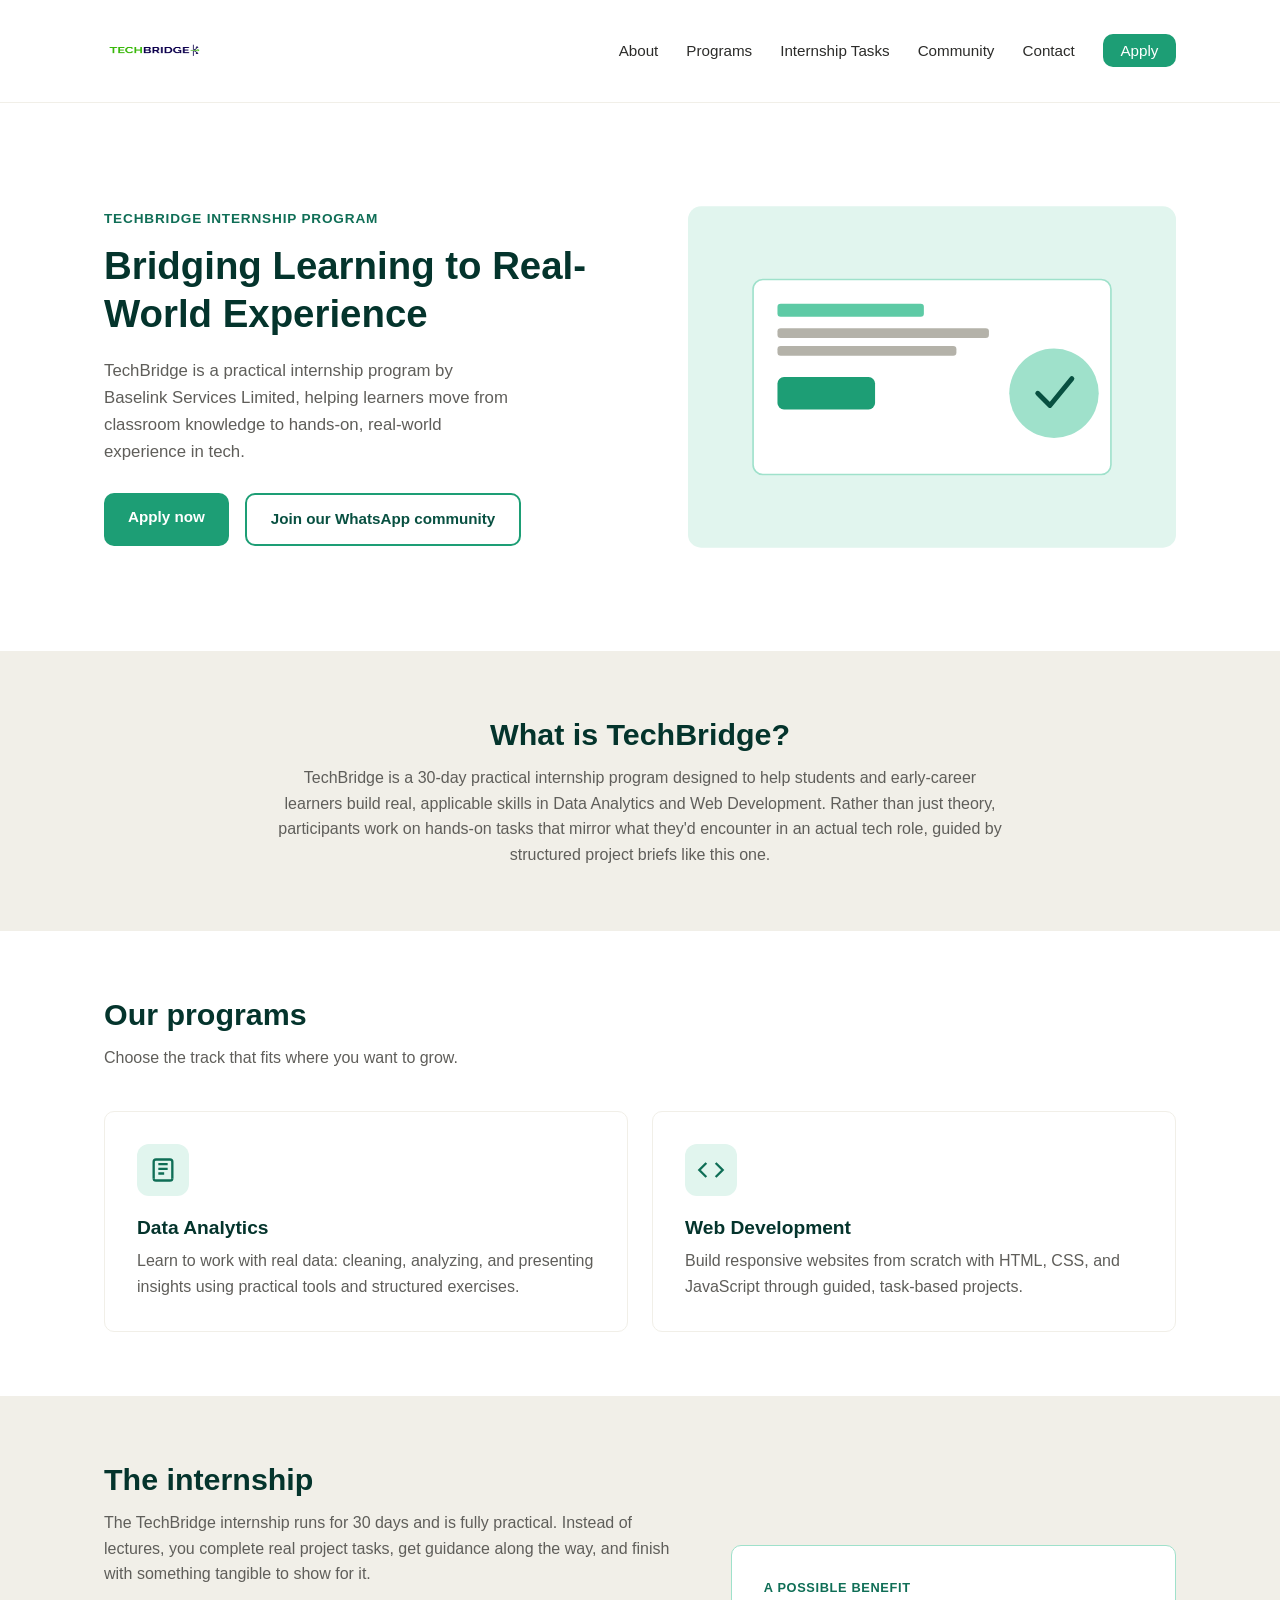
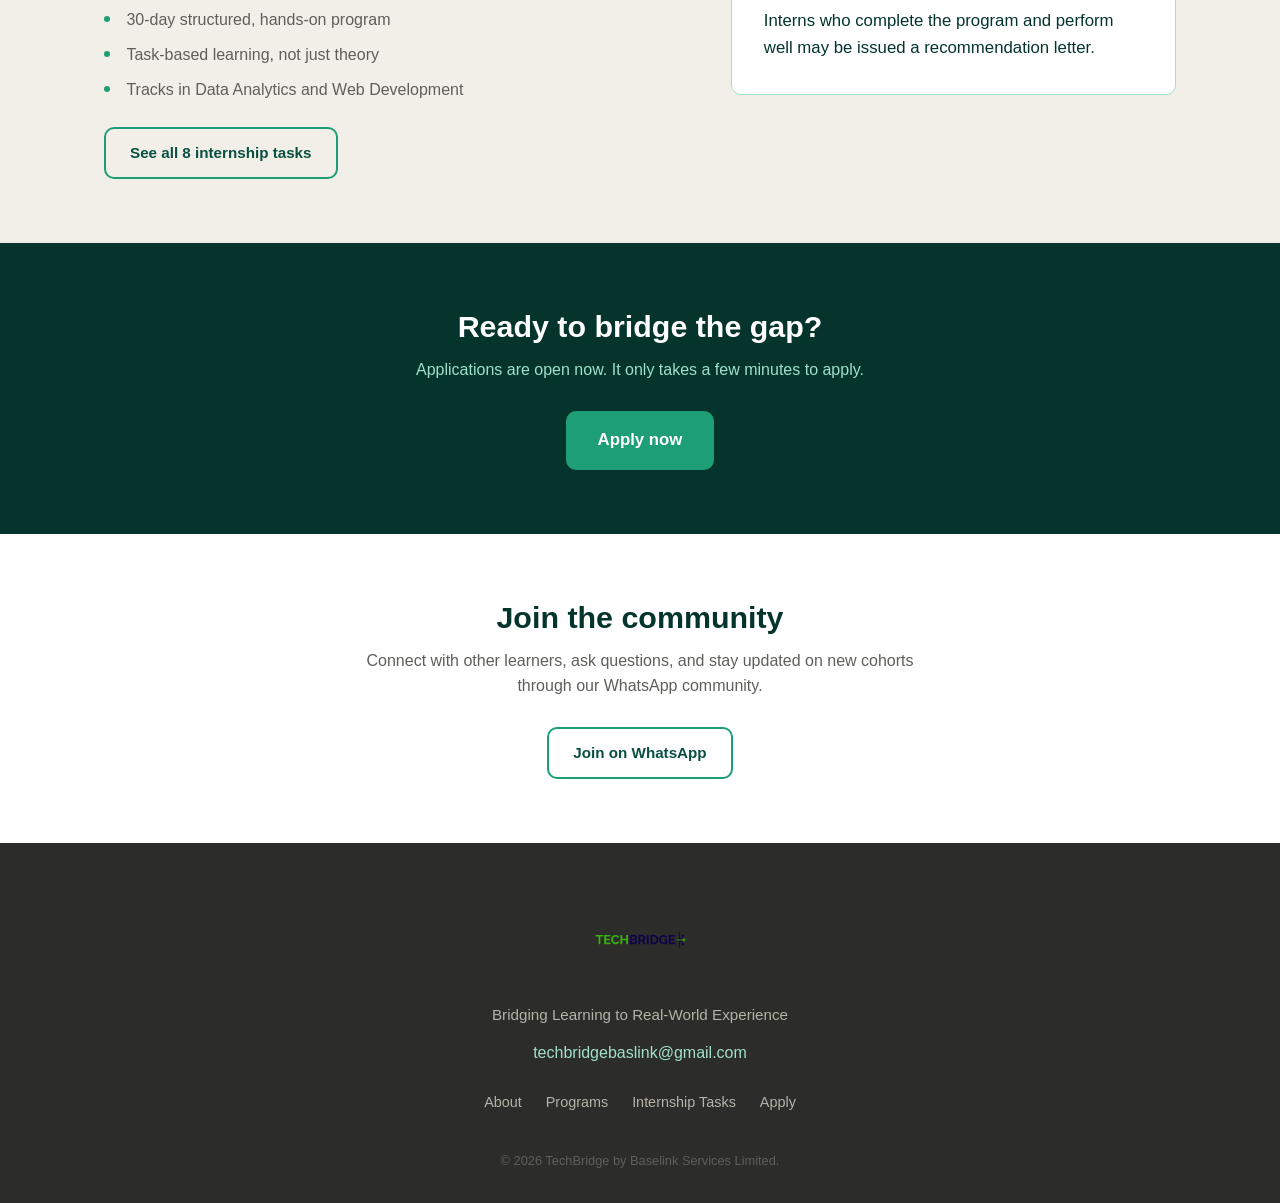
<file: index.html>
<!DOCTYPE html>
<html lang="en">
<head>
  <meta charset="UTF-8">
  <meta name="viewport" content="width=device-width, initial-scale=1.0">
  <title>TechBridge | Bridging Learning to Real-World Experience</title>
  <link rel="stylesheet" href="style.css">
</head>
<body>

  <!-- ===== NAV ===== -->
  <header class="site-header">
    <nav class="navbar" aria-label="Main navigation">
      <a href="#top" class="brand">
        <img src="images/techbridge-logo.png" alt="TechBridge logo" width="100" height="70">
      </a>

      <input type="checkbox" id="navToggle" class="nav-toggle-input">
      <label class="nav-toggle" for="navToggle" aria-label="Toggle navigation menu">
        <span></span>
        <span></span>
        <span></span>
      </label>

      <ul class="nav-links" id="navLinks">
        <li><a href="#about">About</a></li>
        <li><a href="programs.html">Programs</a></li>
        <li><a href="internship-tasks.html">Internship Tasks</a></li>
        <li><a href="#community">Community</a></li>
        <li><a href="#contact">Contact</a></li>
        <li><a href="#apply" class="nav-cta">Apply</a></li>
      </ul>
    </nav>
  </header>

  <main id="top">

    <!-- ===== HERO ===== -->
    <section class="hero" id="hero">
      <div class="hero-content">
        <p class="eyebrow">TechBridge Internship Program</p>
        <h1>Bridging Learning to Real-World Experience</h1>
        <p class="hero-text">
          TechBridge is a practical internship program by Baselink Services Limited,
          helping learners move from classroom knowledge to hands-on, real-world
          experience in tech.
        </p>
        <div class="hero-actions">
          <a href="https://forms.gle/" class="btn btn-primary" target="_blank" rel="noopener">Apply now</a>
          <a href="https://chat.whatsapp.com/" class="btn btn-secondary" target="_blank" rel="noopener">Join our WhatsApp community</a>
        </div>
      </div>
      <div class="hero-media">
        <img src="images/hero-placeholder.svg" alt="Illustration representing hands-on learning at TechBridge" width="600" height="420">
      </div>
    </section>

    <!-- ===== ABOUT ===== -->
    <section class="about" id="about">
      <div class="section-inner">
        <h2>What is TechBridge?</h2>
        <p>
          TechBridge is a 30-day practical internship program designed to help
          students and early-career learners build real, applicable skills in
          Data Analytics and Web Development. Rather than just theory, participants
          work on hands-on tasks that mirror what they'd encounter in an actual
          tech role, guided by structured project briefs like this one.
        </p>
      </div>
    </section>

    <!-- ===== PROGRAMS ===== -->
    <section class="programs" id="programs">
      <div class="section-inner">
        <h2>Our programs</h2>
        <p class="section-subtitle">Choose the track that fits where you want to grow.</p>

        <div class="program-grid">
          <article class="program-card">
            <div class="program-icon" aria-hidden="true">
              <svg width="28" height="28" viewBox="0 0 24 24" fill="none" stroke="currentColor" stroke-width="2">
                <path d="M4 19V5a2 2 0 0 1 2-2h12a2 2 0 0 1 2 2v14"/>
                <path d="M4 19a2 2 0 0 0 2 2h12a2 2 0 0 0 2-2"/>
                <path d="M8 7h8M8 11h8M8 15h5"/>
              </svg>
            </div>
            <h3>Data Analytics</h3>
            <p>
              Learn to work with real data: cleaning, analyzing, and presenting
              insights using practical tools and structured exercises.
            </p>
          </article>

          <article class="program-card">
            <div class="program-icon" aria-hidden="true">
              <svg width="28" height="28" viewBox="0 0 24 24" fill="none" stroke="currentColor" stroke-width="2">
                <polyline points="16 18 22 12 16 6"/>
                <polyline points="8 6 2 12 8 18"/>
              </svg>
            </div>
            <h3>Web Development</h3>
            <p>
              Build responsive websites from scratch with HTML, CSS, and
              JavaScript through guided, task-based projects.
            </p>
          </article>
        </div>
      </div>
    </section>

    <!-- ===== INTERNSHIP ===== -->
    <section class="internship" id="internship">
      <div class="section-inner internship-grid">
        <div>
          <h2>The internship</h2>
          <p>
            The TechBridge internship runs for 30 days and is fully practical.
            Instead of lectures, you complete real project tasks, get guidance
            along the way, and finish with something tangible to show for it.
          </p>
          <ul class="internship-list">
            <li>30-day structured, hands-on program</li>
            <li>Task-based learning, not just theory</li>
            <li>Tracks in Data Analytics and Web Development</li>
          </ul>
          <a href="internship-tasks.html" class="btn btn-secondary" style="margin-top: 1.5rem;">See all 8 internship tasks</a>
        </div>
        <div class="highlight-card">
          <p class="highlight-label">A possible benefit</p>
          <p class="highlight-text">
            Interns who complete the program and perform well may be issued a
            recommendation letter.
          </p>
        </div>
      </div>
    </section>

    <!-- ===== APPLY CTA ===== -->
    <section class="apply-cta" id="apply">
      <div class="section-inner apply-inner">
        <h2>Ready to bridge the gap?</h2>
        <p>Applications are open now. It only takes a few minutes to apply.</p>
        <a href="https://forms.gle/" class="btn btn-primary btn-lg" target="_blank" rel="noopener">Apply now</a>
      </div>
    </section>

    <!-- ===== COMMUNITY ===== -->
    <section class="community" id="community">
      <div class="section-inner community-inner">
        <h2>Join the community</h2>
        <p>
          Connect with other learners, ask questions, and stay updated on new
          cohorts through our WhatsApp community.
        </p>
        <a href="https://chat.whatsapp.com/" class="btn btn-secondary" target="_blank" rel="noopener">Join on WhatsApp</a>
      </div>
    </section>

  </main>

  <!-- ===== FOOTER ===== -->
  <footer class="site-footer" id="contact">
    <div class="section-inner footer-inner">
      <div class="footer-brand">
        <img src="images/techbridge-logo.png" alt="TechBridge logo" width="100" height="100">
      </div>
      <p class="footer-tagline">Bridging Learning to Real-World Experience</p>
      <a href="mailto:techbridgebaslink@gmail.com" class="footer-email">techbridgebaslink@gmail.com</a>
      <ul class="footer-links">
        <li><a href="#about">About</a></li>
        <li><a href="programs.html">Programs</a></li>
        <li><a href="internship-tasks.html">Internship Tasks</a></li>
        <li><a href="#apply">Apply</a></li>
      </ul>
      <p class="footer-copy">&copy; 2026 TechBridge by Baselink Services Limited.</p>
    </div>
  </footer>

</body>
</html>
</file>
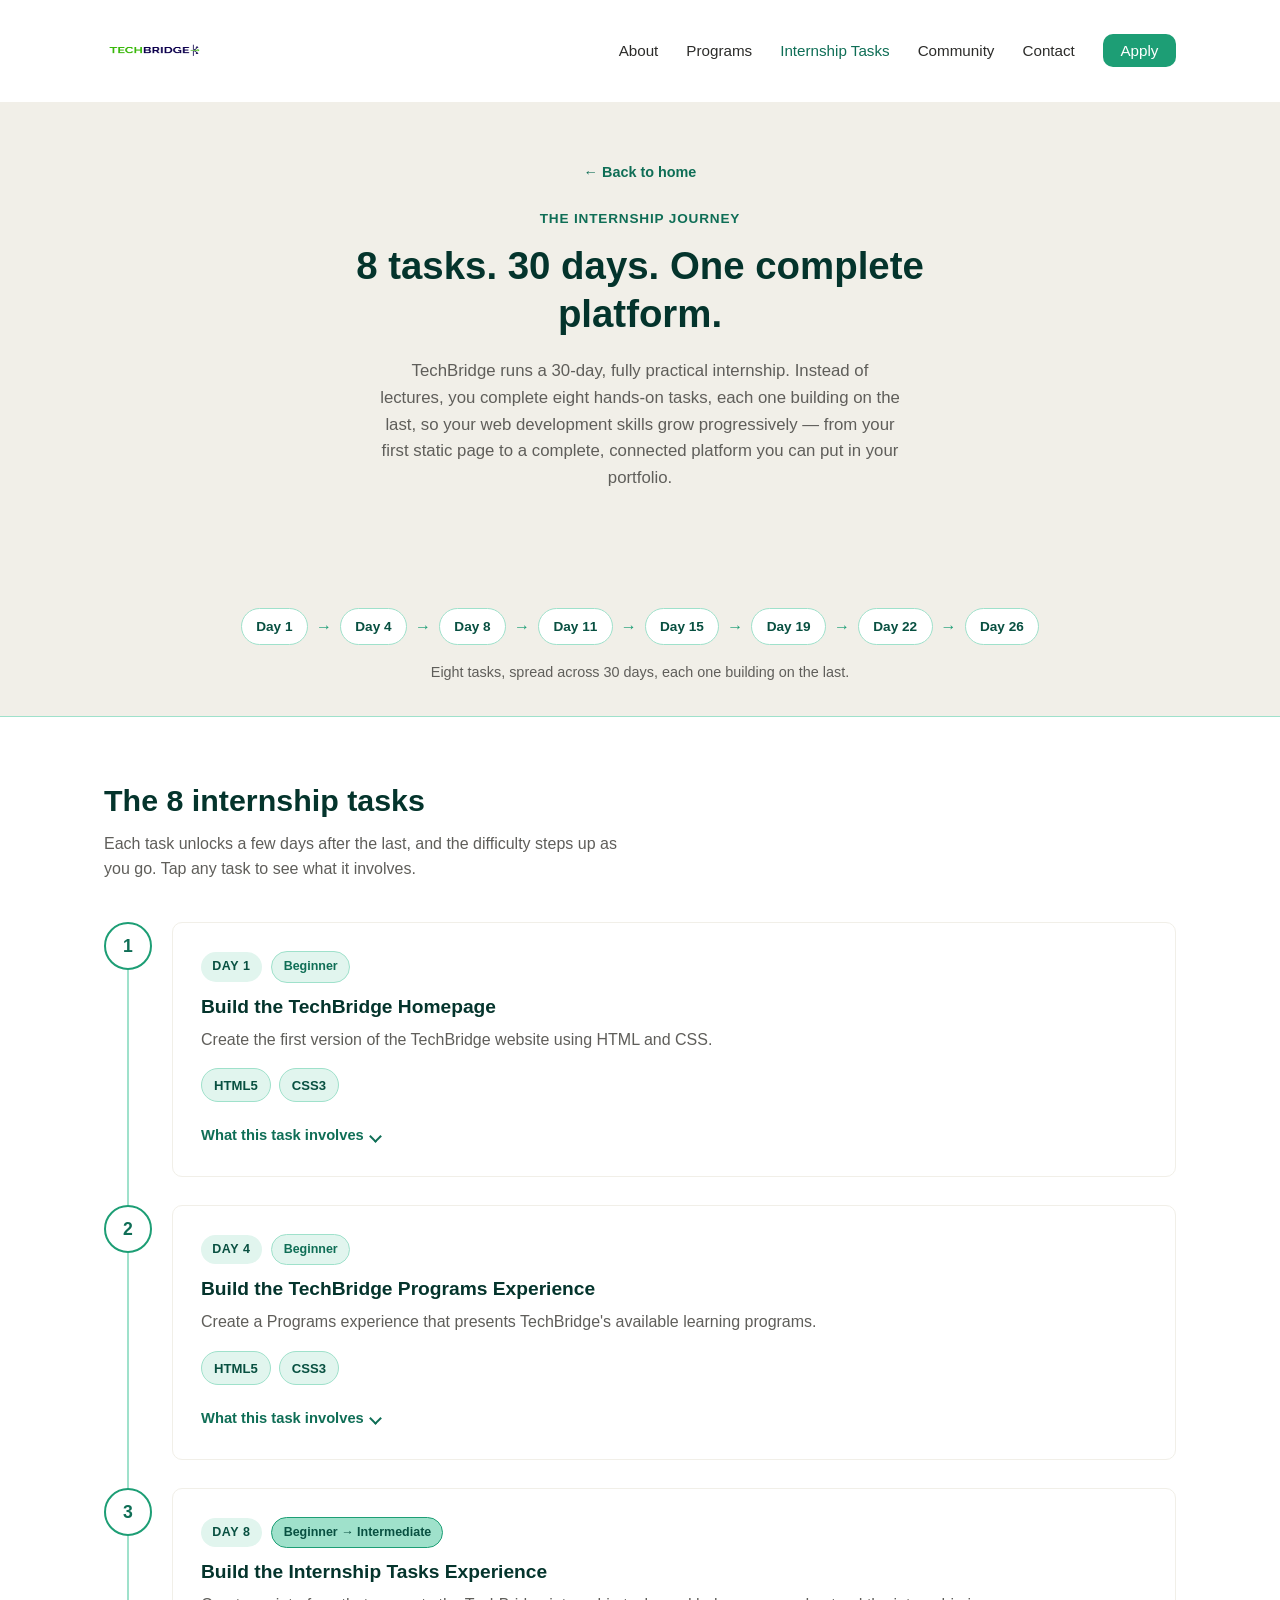
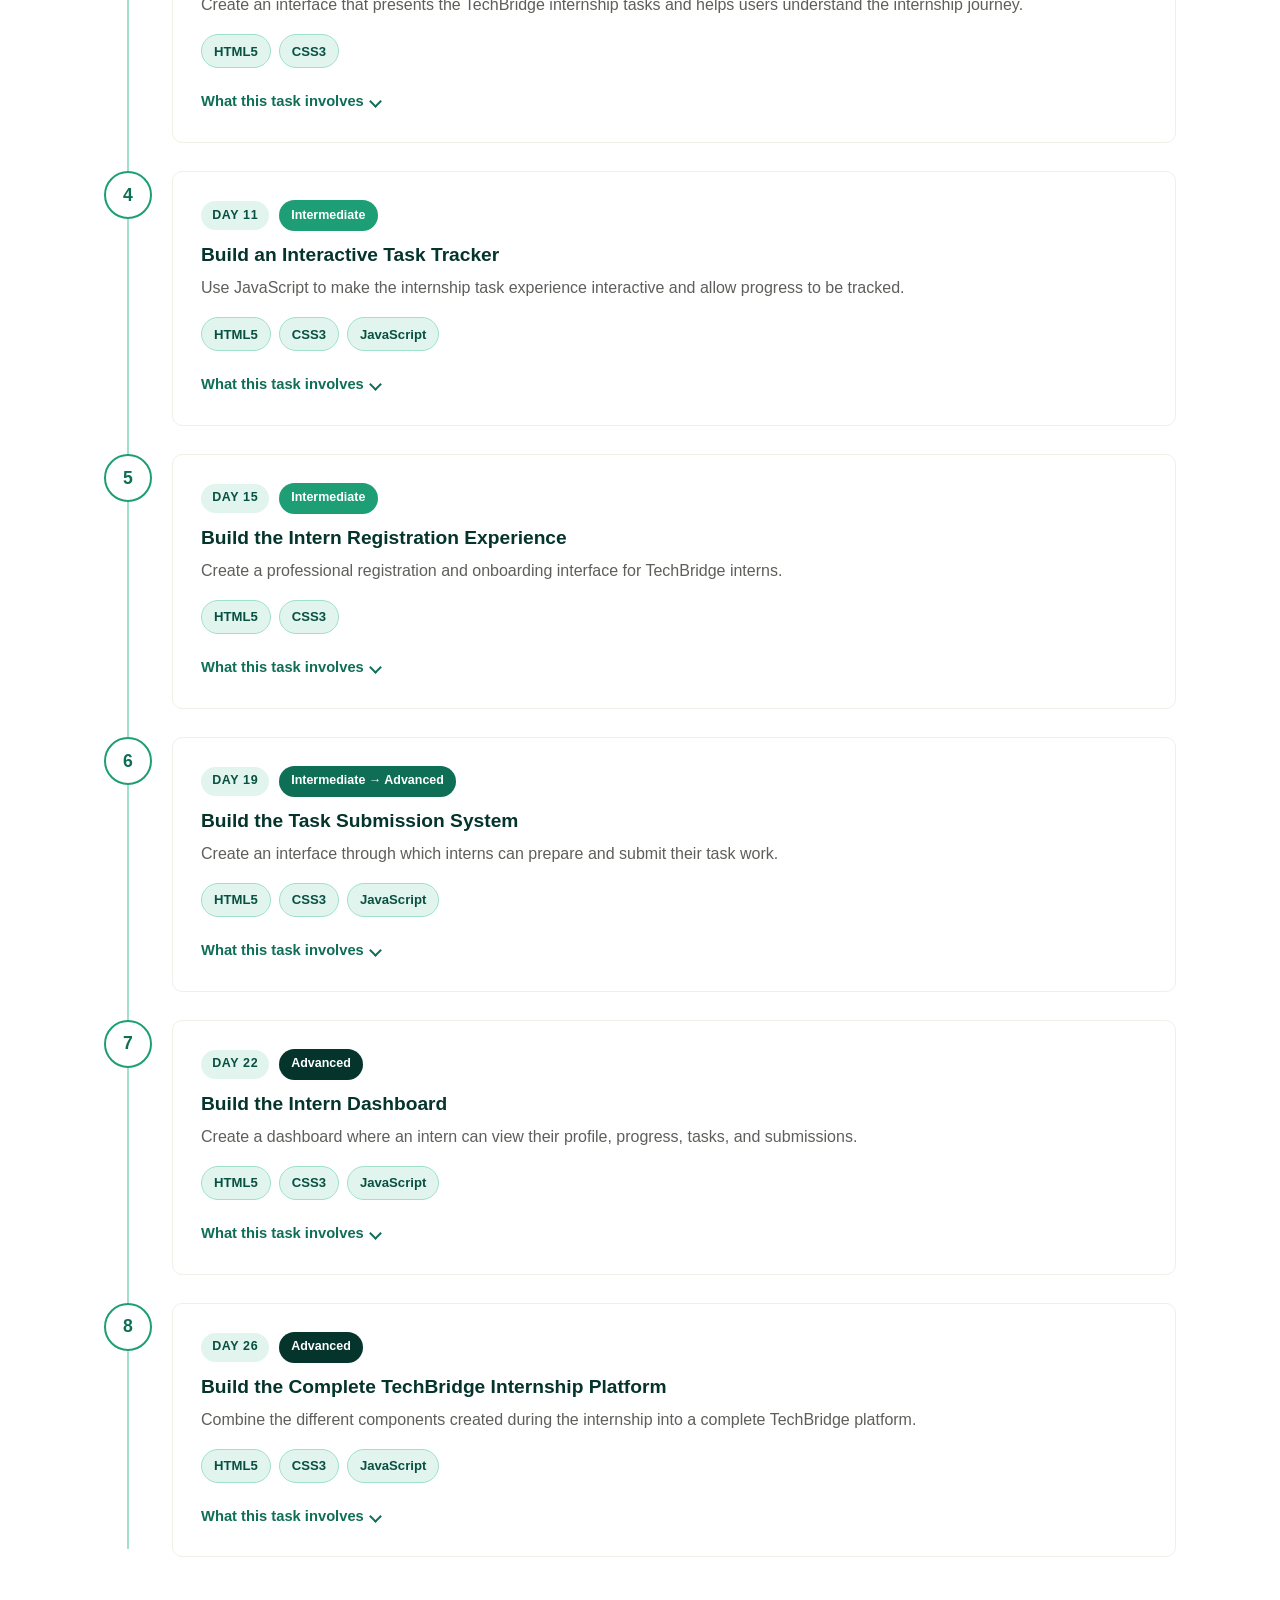
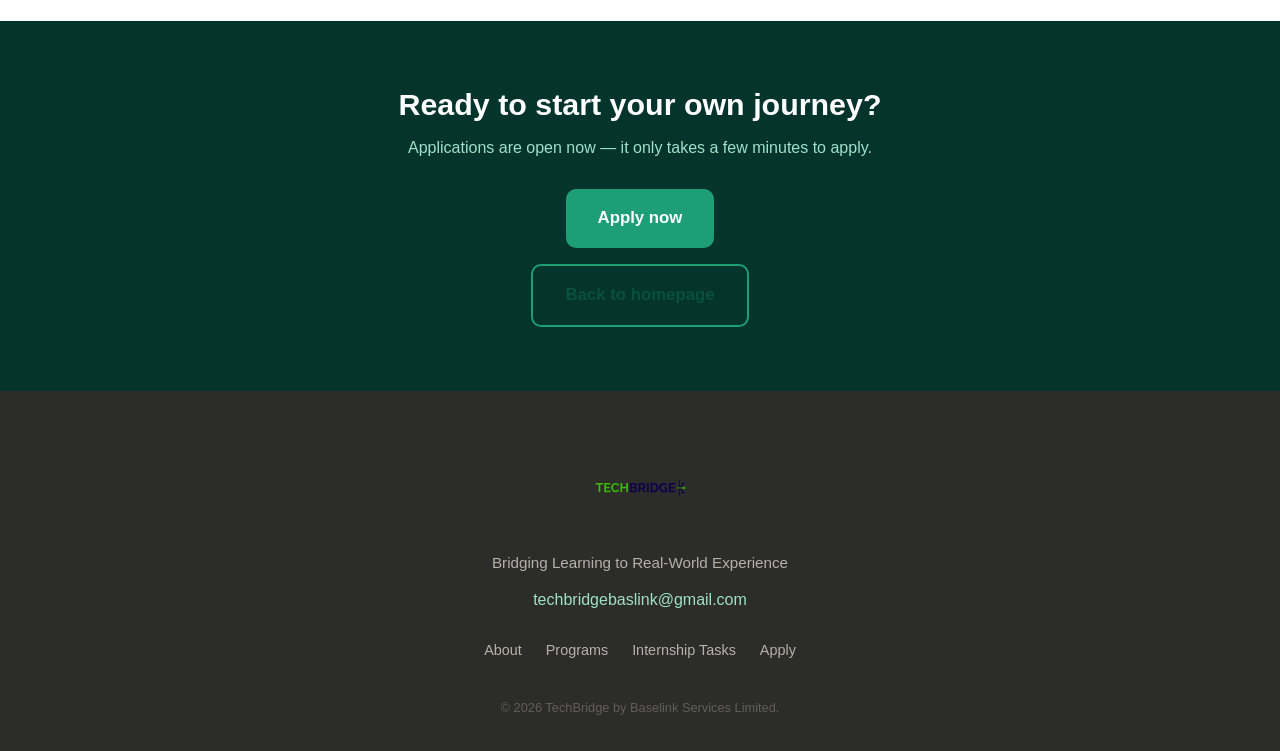
<file: internship-tasks.html>
<!DOCTYPE html>
<html lang="en">
<head>
  <meta charset="UTF-8">
  <meta name="viewport" content="width=device-width, initial-scale=1.0">
  <title>Internship Tasks | TechBridge</title>
  <link rel="stylesheet" href="style.css">
</head>
<body>

  <!-- ===== NAV ===== -->
  <header class="site-header">
    <nav class="navbar" aria-label="Main navigation">
      <a href="index.html#top" class="brand">
        <img src="images/techbridge-logo.png" alt="TechBridge logo" width="100" height="70">
      </a>

      <input type="checkbox" id="navToggle" class="nav-toggle-input">
      <label class="nav-toggle" for="navToggle" aria-label="Toggle navigation menu">
        <span></span>
        <span></span>
        <span></span>
      </label>

      <ul class="nav-links" id="navLinks">
        <li><a href="index.html#about">About</a></li>
        <li><a href="programs.html">Programs</a></li>
        <li><a href="internship-tasks.html" class="nav-active">Internship Tasks</a></li>
        <li><a href="index.html#community">Community</a></li>
        <li><a href="index.html#contact">Contact</a></li>
        <li><a href="#apply" class="nav-cta">Apply</a></li>
      </ul>
    </nav>
  </header>

  <main id="top">

    <!-- ===== PAGE HERO / INTRODUCTION ===== -->
    <section class="page-hero" id="overview">
      <div class="section-inner">
        <a href="index.html#top" class="breadcrumb-back">&larr; Back to home</a>
        <p class="eyebrow">The Internship Journey</p>
        <h1>8 tasks. 30 days. One complete platform.</h1>
        <p class="hero-text">
          TechBridge runs a 30-day, fully practical internship. Instead of lectures,
          you complete eight hands-on tasks, each one building on the last, so your
          web development skills grow progressively — from your first static page
          to a complete, connected platform you can put in your portfolio.
        </p>
      </div>
    </section>

    <!-- ===== JOURNEY / DAY PROGRESSION STRIP ===== -->
    <section class="journey-strip" aria-label="Internship day-by-day progression">
      <div class="section-inner">
        <h2 class="visually-hidden">Internship progression</h2>
        <div class="journey-nav">
          <span class="day-chip">Day 1</span>
          <span class="journey-arrow" aria-hidden="true">&rarr;</span>
          <span class="day-chip">Day 4</span>
          <span class="journey-arrow" aria-hidden="true">&rarr;</span>
          <span class="day-chip">Day 8</span>
          <span class="journey-arrow" aria-hidden="true">&rarr;</span>
          <span class="day-chip">Day 11</span>
          <span class="journey-arrow" aria-hidden="true">&rarr;</span>
          <span class="day-chip">Day 15</span>
          <span class="journey-arrow" aria-hidden="true">&rarr;</span>
          <span class="day-chip">Day 19</span>
          <span class="journey-arrow" aria-hidden="true">&rarr;</span>
          <span class="day-chip">Day 22</span>
          <span class="journey-arrow" aria-hidden="true">&rarr;</span>
          <span class="day-chip">Day 26</span>
        </div>
        <p class="journey-caption">Eight tasks, spread across 30 days, each one building on the last.</p>
      </div>
    </section>

    <!-- ===== TASK TIMELINE ===== -->
    <section class="tasks" id="tasks">
      <div class="section-inner">
        <h2>The 8 internship tasks</h2>
        <p class="section-subtitle">
          Each task unlocks a few days after the last, and the difficulty steps up
          as you go. Tap any task to see what it involves.
        </p>

        <ol class="timeline">

          <!-- Task 1 -->
          <li class="timeline-item">
            <div class="timeline-marker">1</div>
            <div class="timeline-content">
              <div class="task-meta">
                <span class="task-day-badge">Day 1</span>
                <span class="difficulty-badge level-beginner">Beginner</span>
              </div>
              <h3>Build the TechBridge Homepage</h3>
              <p class="task-desc">
                Create the first version of the TechBridge website using HTML and CSS.
              </p>
              <div class="task-tech-tags">
                <span class="skill-tag">HTML5</span>
                <span class="skill-tag">CSS3</span>
              </div>
              <details class="expand-panel">
                <summary class="expand-toggle">What this task involves</summary>
                <div class="expand-panel-inner">
                  <ul>
                    <li>Structure a homepage with semantic HTML5</li>
                    <li>Style it from scratch with plain CSS3, no frameworks</li>
                    <li>Introduce TechBridge and its two program tracks</li>
                    <li>Ship it as the foundation every later task builds on</li>
                  </ul>
                </div>
              </details>
            </div>
          </li>

          <!-- Task 2 -->
          <li class="timeline-item">
            <div class="timeline-marker">2</div>
            <div class="timeline-content">
              <div class="task-meta">
                <span class="task-day-badge">Day 4</span>
                <span class="difficulty-badge level-beginner">Beginner</span>
              </div>
              <h3>Build the TechBridge Programs Experience</h3>
              <p class="task-desc">
                Create a Programs experience that presents TechBridge's available
                learning programs.
              </p>
              <div class="task-tech-tags">
                <span class="skill-tag">HTML5</span>
                <span class="skill-tag">CSS3</span>
              </div>
              <details class="expand-panel">
                <summary class="expand-toggle">What this task involves</summary>
                <div class="expand-panel-inner">
                  <ul>
                    <li>Detail the Data Analytics and Web Development tracks</li>
                    <li>Add a filterable, card-based layout for each program</li>
                    <li>Compare both tracks side by side</li>
                    <li>Connect it back to the homepage with shared navigation</li>
                  </ul>
                </div>
              </details>
            </div>
          </li>

          <!-- Task 3 -->
          <li class="timeline-item">
            <div class="timeline-marker">3</div>
            <div class="timeline-content">
              <div class="task-meta">
                <span class="task-day-badge">Day 8</span>
                <span class="difficulty-badge level-beginner-intermediate">Beginner &rarr; Intermediate</span>
              </div>
              <h3>Build the Internship Tasks Experience</h3>
              <p class="task-desc">
                Create an interface that presents the TechBridge internship tasks
                and helps users understand the internship journey.
              </p>
              <div class="task-tech-tags">
                <span class="skill-tag">HTML5</span>
                <span class="skill-tag">CSS3</span>
              </div>
              <details class="expand-panel">
                <summary class="expand-toggle">What this task involves</summary>
                <div class="expand-panel-inner">
                  <ul>
                    <li>Explain the 30-day internship at a glance</li>
                    <li>Represent all 8 tasks with day, title, and description</li>
                    <li>Make the day-by-day progression easy to follow</li>
                    <li>Communicate the beginner-to-advanced difficulty curve</li>
                    <li>Work fully without JavaScript, on any screen size</li>
                  </ul>
                </div>
              </details>
            </div>
          </li>

          <!-- Task 4 -->
          <li class="timeline-item">
            <div class="timeline-marker">4</div>
            <div class="timeline-content">
              <div class="task-meta">
                <span class="task-day-badge">Day 11</span>
                <span class="difficulty-badge level-intermediate">Intermediate</span>
              </div>
              <h3>Build an Interactive Task Tracker</h3>
              <p class="task-desc">
                Use JavaScript to make the internship task experience interactive
                and allow progress to be tracked.
              </p>
              <div class="task-tech-tags">
                <span class="skill-tag">HTML5</span>
                <span class="skill-tag">CSS3</span>
                <span class="skill-tag">JavaScript</span>
              </div>
              <details class="expand-panel">
                <summary class="expand-toggle">What this task involves</summary>
                <div class="expand-panel-inner">
                  <ul>
                    <li>Add interactivity on top of the Task 3 layout</li>
                    <li>Let a visitor mark tasks as complete</li>
                    <li>Persist and reflect progress in the interface</li>
                    <li>First task in the internship that requires JavaScript</li>
                  </ul>
                </div>
              </details>
            </div>
          </li>

          <!-- Task 5 -->
          <li class="timeline-item">
            <div class="timeline-marker">5</div>
            <div class="timeline-content">
              <div class="task-meta">
                <span class="task-day-badge">Day 15</span>
                <span class="difficulty-badge level-intermediate">Intermediate</span>
              </div>
              <h3>Build the Intern Registration Experience</h3>
              <p class="task-desc">
                Create a professional registration and onboarding interface for
                TechBridge interns.
              </p>
              <div class="task-tech-tags">
                <span class="skill-tag">HTML5</span>
                <span class="skill-tag">CSS3</span>
              </div>
              <details class="expand-panel">
                <summary class="expand-toggle">What this task involves</summary>
                <div class="expand-panel-inner">
                  <ul>
                    <li>Design a clean, guided sign-up flow</li>
                    <li>Validate and structure form fields with semantic HTML</li>
                    <li>Give new interns a welcoming first impression</li>
                  </ul>
                </div>
              </details>
            </div>
          </li>

          <!-- Task 6 -->
          <li class="timeline-item">
            <div class="timeline-marker">6</div>
            <div class="timeline-content">
              <div class="task-meta">
                <span class="task-day-badge">Day 19</span>
                <span class="difficulty-badge level-intermediate-advanced">Intermediate &rarr; Advanced</span>
              </div>
              <h3>Build the Task Submission System</h3>
              <p class="task-desc">
                Create an interface through which interns can prepare and submit
                their task work.
              </p>
              <div class="task-tech-tags">
                <span class="skill-tag">HTML5</span>
                <span class="skill-tag">CSS3</span>
                <span class="skill-tag">JavaScript</span>
              </div>
              <details class="expand-panel">
                <summary class="expand-toggle">What this task involves</summary>
                <div class="expand-panel-inner">
                  <ul>
                    <li>Design an upload or link-submission workflow</li>
                    <li>Confirm and display submission status</li>
                    <li>Handle the flow for all 8 tasks, not just one</li>
                  </ul>
                </div>
              </details>
            </div>
          </li>

          <!-- Task 7 -->
          <li class="timeline-item">
            <div class="timeline-marker">7</div>
            <div class="timeline-content">
              <div class="task-meta">
                <span class="task-day-badge">Day 22</span>
                <span class="difficulty-badge level-advanced">Advanced</span>
              </div>
              <h3>Build the Intern Dashboard</h3>
              <p class="task-desc">
                Create a dashboard where an intern can view their profile,
                progress, tasks, and submissions.
              </p>
              <div class="task-tech-tags">
                <span class="skill-tag">HTML5</span>
                <span class="skill-tag">CSS3</span>
                <span class="skill-tag">JavaScript</span>
              </div>
              <details class="expand-panel">
                <summary class="expand-toggle">What this task involves</summary>
                <div class="expand-panel-inner">
                  <ul>
                    <li>Bring profile, progress, tasks, and submissions together</li>
                    <li>Design an at-a-glance overview of the whole internship</li>
                    <li>Reuse and extend components built in earlier tasks</li>
                  </ul>
                </div>
              </details>
            </div>
          </li>

          <!-- Task 8 -->
          <li class="timeline-item">
            <div class="timeline-marker">8</div>
            <div class="timeline-content">
              <div class="task-meta">
                <span class="task-day-badge">Day 26</span>
                <span class="difficulty-badge level-advanced">Advanced</span>
              </div>
              <h3>Build the Complete TechBridge Internship Platform</h3>
              <p class="task-desc">
                Combine the different components created during the internship
                into a complete TechBridge platform.
              </p>
              <div class="task-tech-tags">
                <span class="skill-tag">HTML5</span>
                <span class="skill-tag">CSS3</span>
                <span class="skill-tag">JavaScript</span>
              </div>
              <details class="expand-panel">
                <summary class="expand-toggle">What this task involves</summary>
                <div class="expand-panel-inner">
                  <ul>
                    <li>Merge Tasks 1&ndash;7 into one cohesive platform</li>
                    <li>Polish navigation, consistency, and responsiveness</li>
                    <li>Ship the finished internship capstone project</li>
                  </ul>
                </div>
              </details>
            </div>
          </li>

        </ol>
      </div>
    </section>

    <!-- ===== APPLY CTA ===== -->
    <section class="apply-cta" id="apply">
      <div class="section-inner apply-inner">
        <h2>Ready to start your own journey?</h2>
        <p>Applications are open now &mdash; it only takes a few minutes to apply.</p>
        <a href="https://forms.gle/" class="btn btn-primary btn-lg" target="_blank" rel="noopener">Apply now</a>
        <div style="margin-top: 1rem;">
          <a href="index.html#top" class="btn btn-secondary btn-lg">Back to homepage</a>
        </div>
      </div>
    </section>

  </main>

  <!-- ===== FOOTER ===== -->
  <footer class="site-footer" id="contact">
    <div class="section-inner footer-inner">
      <div class="footer-brand">
        <img src="images/techbridge-logo.png" alt="TechBridge logo" width="100" height="100">
      </div>
      <p class="footer-tagline">Bridging Learning to Real-World Experience</p>
      <a href="mailto:techbridgebaslink@gmail.com" class="footer-email">techbridgebaslink@gmail.com</a>
      <ul class="footer-links">
        <li><a href="index.html#about">About</a></li>
        <li><a href="programs.html">Programs</a></li>
        <li><a href="internship-tasks.html">Internship Tasks</a></li>
        <li><a href="#apply">Apply</a></li>
      </ul>
      <p class="footer-copy">&copy; 2026 TechBridge by Baselink Services Limited.</p>
    </div>
  </footer>

</body>
</html>
</file>
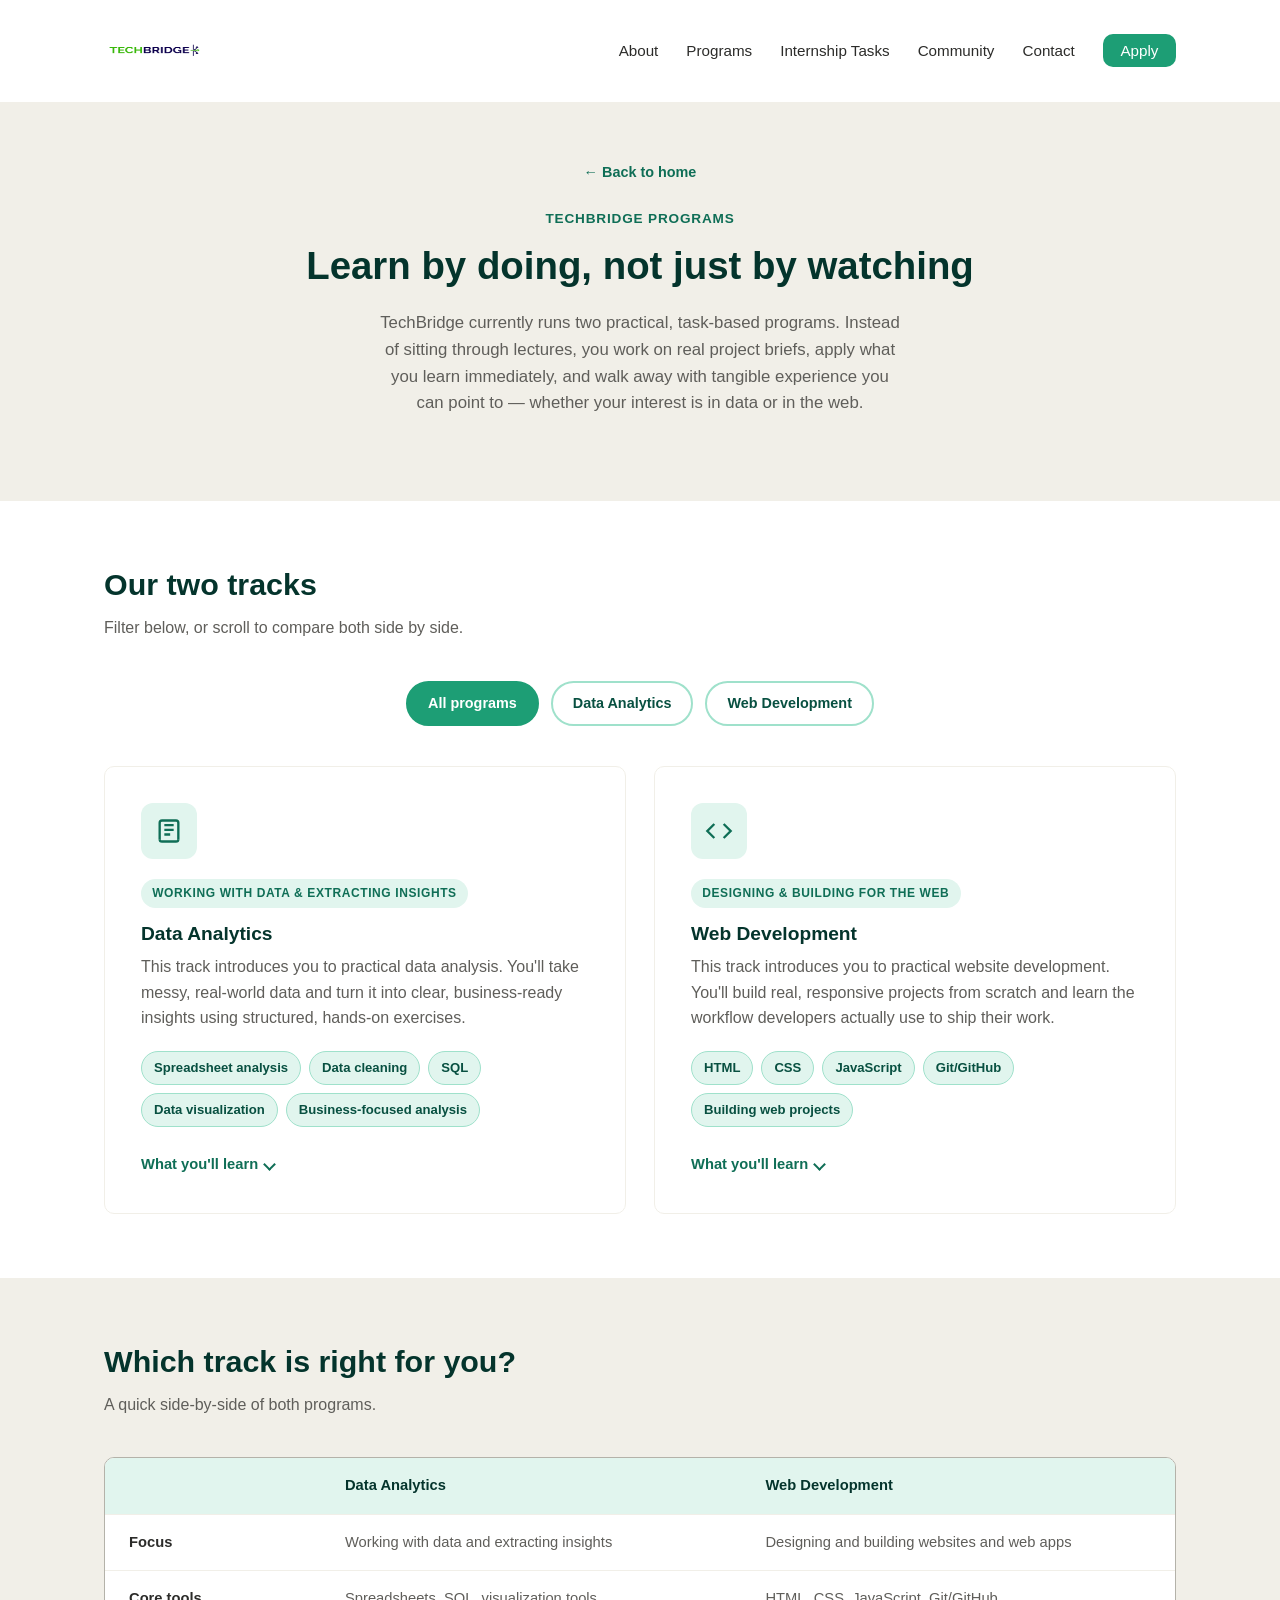
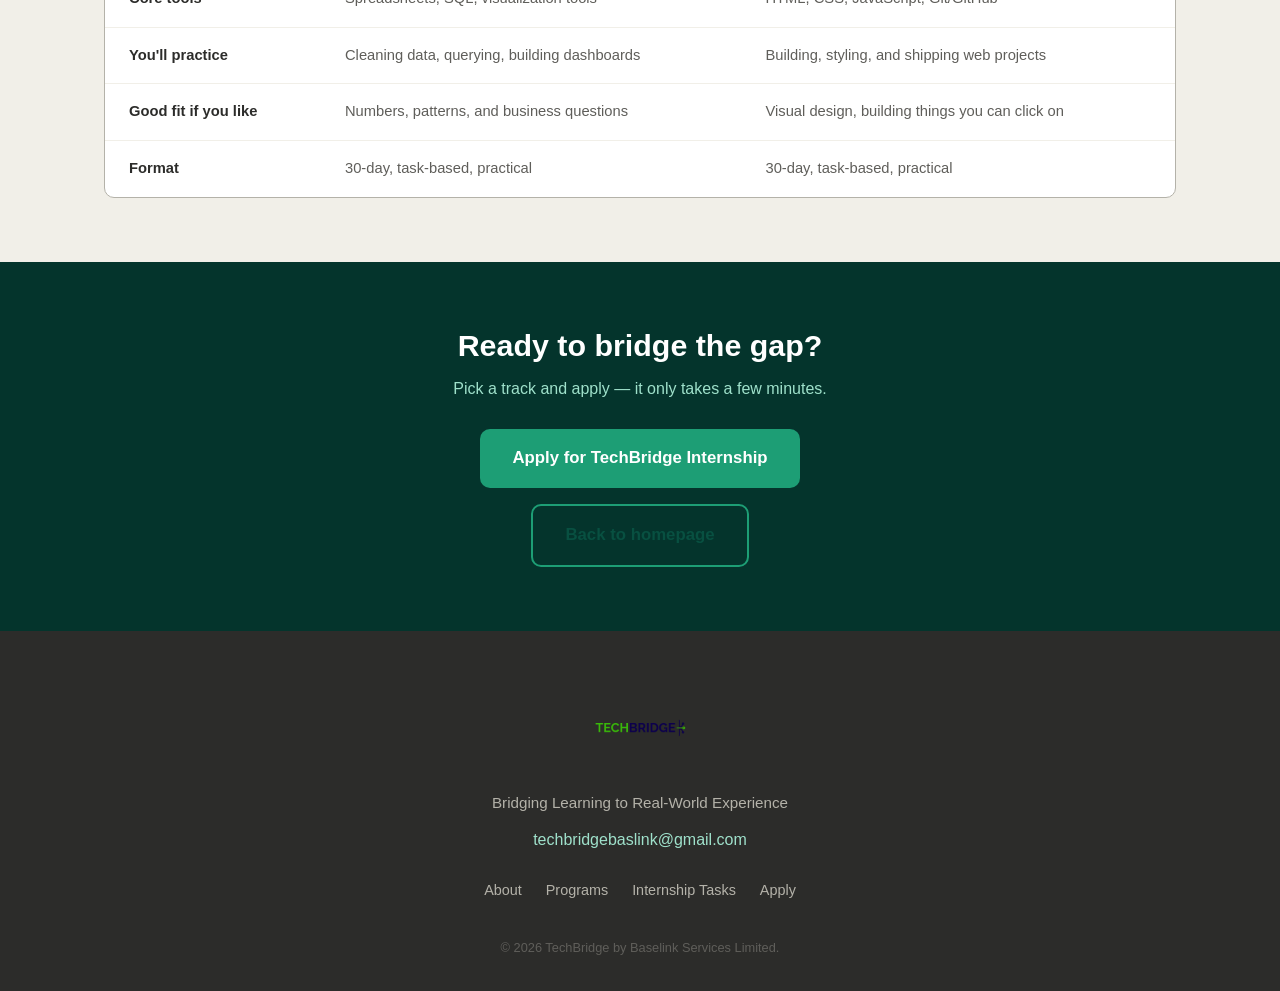
<file: programs.html>
<!DOCTYPE html>
<html lang="en">
<head>
  <meta charset="UTF-8">
  <meta name="viewport" content="width=device-width, initial-scale=1.0">
  <title>Programs | TechBridge</title>
  <link rel="stylesheet" href="style.css">
</head>
<body>

  <!-- ===== NAV ===== -->
  <header class="site-header">
    <nav class="navbar" aria-label="Main navigation">
      <a href="index.html#top" class="brand">
        <img src="images/techbridge-logo.png" alt="TechBridge logo" width="100" height="70">
      </a>

      <input type="checkbox" id="navToggle" class="nav-toggle-input">
      <label class="nav-toggle" for="navToggle" aria-label="Toggle navigation menu">
        <span></span>
        <span></span>
        <span></span>
      </label>
      
      <ul class="nav-links" id="navLinks">
        <li><a href="index.html#about">About</a></li>
        <li><a href="programs.html">Programs</a></li>
        <li><a href="internship-tasks.html">Internship Tasks</a></li>
        <li><a href="index.html#community">Community</a></li>
        <li><a href="index.html#contact">Contact</a></li>
        <li><a href="#apply" class="nav-cta">Apply</a></li>
      </ul>
    </nav>
  </header>

  <main id="top">

    <!-- ===== PAGE HERO / OVERVIEW ===== -->
    <section class="page-hero" id="overview">
      <div class="section-inner">
        <a href="index.html#top" class="breadcrumb-back">&larr; Back to home</a>
        <p class="eyebrow">TechBridge Programs</p>
        <h1>Learn by doing, not just by watching</h1>
        <p class="hero-text">
          TechBridge currently runs two practical, task-based programs. Instead
          of sitting through lectures, you work on real project briefs, apply
          what you learn immediately, and walk away with tangible experience
          you can point to — whether your interest is in data or in the web.
        </p>
      </div>
    </section>

    <!-- ===== PROGRAM DETAIL / FILTERABLE CARDS ===== -->
    <section class="programs" id="programs">
      <div class="section-inner">
        <h2>Our two tracks</h2>
        <p class="section-subtitle">Filter below, or scroll to compare both side by side.</p>

        <div class="filter-bar" role="group" aria-label="Filter programs">
          <input type="radio" name="programFilter" id="filter-all" class="filter-radio" checked>
          <label for="filter-all" class="filter-btn">All programs</label>

          <input type="radio" name="programFilter" id="filter-data" class="filter-radio">
          <label for="filter-data" class="filter-btn">Data Analytics</label>

          <input type="radio" name="programFilter" id="filter-web" class="filter-radio">
          <label for="filter-web" class="filter-btn">Web Development</label>
        </div>

        <div class="programs-detail-grid" id="programGrid">

          <!-- Data Analytics -->
          <article class="program-detail-card" data-category="data">
            <div class="program-icon" aria-hidden="true">
              <svg width="28" height="28" viewBox="0 0 24 24" fill="none" stroke="currentColor" stroke-width="2">
                <path d="M4 19V5a2 2 0 0 1 2-2h12a2 2 0 0 1 2 2v14"/>
                <path d="M4 19a2 2 0 0 0 2 2h12a2 2 0 0 0 2-2"/>
                <path d="M8 7h8M8 11h8M8 15h5"/>
              </svg>
            </div>
            <span class="program-focus">Working with data &amp; extracting insights</span>
            <h3>Data Analytics</h3>
            <p class="program-desc">
              This track introduces you to practical data analysis. You'll take
              messy, real-world data and turn it into clear, business-ready
              insights using structured, hands-on exercises.
            </p>

            <div class="skill-tags">
              <span class="skill-tag">Spreadsheet analysis</span>
              <span class="skill-tag">Data cleaning</span>
              <span class="skill-tag">SQL</span>
              <span class="skill-tag">Data visualization</span>
              <span class="skill-tag">Business-focused analysis</span>
            </div>

            <details class="expand-panel">
              <summary class="expand-toggle">What you'll learn</summary>
              <div class="expand-panel-inner">
                <ul>
                  <li>Organize and analyze data confidently in spreadsheets</li>
                  <li>Spot and fix messy, inconsistent, or incomplete data</li>
                  <li>Write SQL queries to pull and shape data from tables</li>
                  <li>Turn numbers into charts and dashboards people understand</li>
                  <li>Frame findings around real business questions and decisions</li>
                </ul>
              </div>
            </details>
          </article>

          <!-- Web Development -->
          <article class="program-detail-card" data-category="web">
            <div class="program-icon" aria-hidden="true">
              <svg width="28" height="28" viewBox="0 0 24 24" fill="none" stroke="currentColor" stroke-width="2">
                <polyline points="16 18 22 12 16 6"/>
                <polyline points="8 6 2 12 8 18"/>
              </svg>
            </div>
            <span class="program-focus">Designing &amp; building for the web</span>
            <h3>Web Development</h3>
            <p class="program-desc">
              This track introduces you to practical website development.
              You'll build real, responsive projects from scratch and learn the
              workflow developers actually use to ship their work.
            </p>

            <div class="skill-tags">
              <span class="skill-tag">HTML</span>
              <span class="skill-tag">CSS</span>
              <span class="skill-tag">JavaScript</span>
              <span class="skill-tag">Git/GitHub</span>
              <span class="skill-tag">Building web projects</span>
            </div>

            <details class="expand-panel">
              <summary class="expand-toggle">What you'll learn</summary>
              <div class="expand-panel-inner">
                <ul>
                  <li>Structure pages with clean, semantic HTML</li>
                  <li>Style and lay out responsive interfaces with CSS</li>
                  <li>Add interactivity and logic with JavaScript</li>
                  <li>Track changes and collaborate using Git and GitHub</li>
                  <li>Ship complete, deployed web projects for your portfolio</li>
                </ul>
              </div>
            </details>
          </article>

        </div>
      </div>
    </section>

    <!-- ===== COMPARISON ===== -->
    <section class="comparison" id="compare">
      <div class="section-inner">
        <h2>Which track is right for you?</h2>
        <p class="section-subtitle">A quick side-by-side of both programs.</p>

        <div class="comparison-table-wrap">
          <table class="comparison-table">
            <thead>
              <tr>
                <th scope="col">&nbsp;</th>
                <th scope="col">Data Analytics</th>
                <th scope="col">Web Development</th>
              </tr>
            </thead>
            <tbody>
              <tr>
                <th scope="row">Focus</th>
                <td>Working with data and extracting insights</td>
                <td>Designing and building websites and web apps</td>
              </tr>
              <tr>
                <th scope="row">Core tools</th>
                <td>Spreadsheets, SQL, visualization tools</td>
                <td>HTML, CSS, JavaScript, Git/GitHub</td>
              </tr>
              <tr>
                <th scope="row">You'll practice</th>
                <td>Cleaning data, querying, building dashboards</td>
                <td>Building, styling, and shipping web projects</td>
              </tr>
              <tr>
                <th scope="row">Good fit if you like</th>
                <td>Numbers, patterns, and business questions</td>
                <td>Visual design, building things you can click on</td>
              </tr>
              <tr>
                <th scope="row">Format</th>
                <td>30-day, task-based, practical</td>
                <td>30-day, task-based, practical</td>
              </tr>
            </tbody>
          </table>
        </div>
      </div>
    </section>

    <!-- ===== APPLY CTA ===== -->
    <section class="apply-cta" id="apply">
      <div class="section-inner apply-inner">
        <h2>Ready to bridge the gap?</h2>
        <p>Pick a track and apply — it only takes a few minutes.</p>
        <a href="https://forms.gle/8EbdSy5ttGfLZfjv5?utm_source=chatgpt.com" class="btn btn-primary btn-lg" target="_blank" rel="noopener">Apply for TechBridge Internship</a>
        <div style="margin-top: 1rem;">
          <a href="index.html#top" class="btn btn-secondary btn-lg">Back to homepage</a>
        </div>
      </div>
    </section>

  </main>

  <!-- ===== FOOTER ===== -->
  <footer class="site-footer" id="contact">
    <div class="section-inner footer-inner">
      <div class="footer-brand">
        <img src="images/techbridge-logo.png" alt="TechBridge logo" width="100" height="100">
      </div>
      <p class="footer-tagline">Bridging Learning to Real-World Experience</p>
      <a href="mailto:techbridgebaslink@gmail.com" class="footer-email">techbridgebaslink@gmail.com</a>
      <ul class="footer-links">
        <li><a href="index.html#about">About</a></li>
        <li><a href="programs.html">Programs</a></li>
        <li><a href="internship-tasks.html">Internship Tasks</a></li>
        <li><a href="#apply">Apply</a></li>
      </ul>
      <p class="footer-copy">&copy; 2026 TechBridge by Baselink Services Limited.</p>
    </div>
  </footer>


</body>
</html>
</file>
<file: style.css>
/* ===== Reset & base ===== */
* {
  margin: 0;
  padding: 0;
  box-sizing: border-box;
}

:root {
  --teal-50: #E1F5EE;
  --teal-100: #9FE1CB;
  --teal-400: #1D9E75;
  --teal-600: #0F6E56;
  --teal-800: #085041;
  --teal-900: #04342C;

  --gray-50: #F1EFE8;
  --gray-200: #B4B2A9;
  --gray-600: #5F5E5A;
  --gray-800: #2C2C2A;

  --white: #ffffff;
  --radius: 10px;
  --max-width: 1120px;

  font-size: 16px;
}

body {
  font-family: -apple-system, BlinkMacSystemFont, "Segoe UI", Roboto, Helvetica, Arial, sans-serif;
  color: var(--gray-800);
  line-height: 1.6;
  background: var(--white);
}

h1, h2, h3 {
  line-height: 1.25;
  font-weight: 700;
  color: var(--teal-900);
}

h1 { font-size: 2.4rem; }
h2 { font-size: 1.9rem; margin-bottom: 0.75rem; }
h3 { font-size: 1.2rem; margin-bottom: 0.5rem; }

p { color: var(--gray-600); }

a {
  text-decoration: none;
  color: inherit;
}

img {
  max-width: 100%;
  display: block;
}

ul { list-style: none; }

.section-inner {
  max-width: var(--max-width);
  margin: 0 auto;
  padding: 4rem 1.5rem;
}

/* ===== Buttons ===== */
.btn {
  display: inline-block;
  padding: 0.75rem 1.5rem;
  border-radius: var(--radius);
  font-weight: 600;
  font-size: 0.95rem;
  transition: transform 0.15s ease, background 0.15s ease;
}

.btn:hover {
  transform: translateY(-1px);
}

.btn-primary {
  background: var(--teal-400);
  color: var(--white);
}

.btn-primary:hover {
  background: var(--teal-600);
}

.btn-secondary {
  background: transparent;
  color: var(--teal-800);
  border: 2px solid var(--teal-400);
}

.btn-secondary:hover {
  background: var(--teal-50);
}

.btn-lg {
  padding: 1rem 2rem;
  font-size: 1.05rem;
}

/* ===== Header / Nav ===== */
.site-header {
  position: sticky;
  top: 0;
  z-index: 50;
  background: var(--white);
  border-bottom: 1px solid var(--gray-50);
}

.navbar {
  max-width: var(--max-width);
  margin: 0 auto;
  padding: 1rem 1.5rem;
  display: flex;
  align-items: center;
  justify-content: space-between;
}

.brand {
  display: flex;
  align-items: center;
  gap: 0.6rem;
}

.brand-name {
  font-weight: 700;
  font-size: 1.2rem;
  color: var(--teal-900);
}

.nav-links {
  display: flex;
  align-items: center;
  gap: 1.75rem;
}

.nav-links a {
  font-weight: 500;
  font-size: 0.95rem;
  color: var(--gray-800);
}

.nav-links a:hover {
  color: var(--teal-600);
}

.nav-cta {
  background: var(--teal-400);
  color: var(--white) !important;
  padding: 0.5rem 1.1rem;
  border-radius: var(--radius);
}

.nav-cta:hover {
  background: var(--teal-600);
  color: var(--white) !important;
}

.nav-toggle-input {
  position: absolute;
  opacity: 0;
  pointer-events: none;
}

.nav-toggle {
  display: none;
  flex-direction: column;
  justify-content: space-between;
  width: 26px;
  height: 18px;
  cursor: pointer;
}

.nav-toggle span {
  display: block;
  height: 2px;
  width: 100%;
  background: var(--gray-800);
  border-radius: 2px;
  transition: transform 0.2s ease, opacity 0.2s ease;
}

.nav-toggle-input:checked ~ .nav-toggle span:nth-child(1) {
  transform: translateY(8px) rotate(45deg);
}

.nav-toggle-input:checked ~ .nav-toggle span:nth-child(2) {
  opacity: 0;
}

.nav-toggle-input:checked ~ .nav-toggle span:nth-child(3) {
  transform: translateY(-8px) rotate(-45deg);
}

/* ===== Hero ===== */
.hero {
  max-width: var(--max-width);
  margin: 0 auto;
  padding: 4rem 1.5rem;
  display: grid;
  grid-template-columns: 1.1fr 1fr;
  gap: 3rem;
  align-items: center;
}

.eyebrow {
  color: var(--teal-600);
  font-weight: 600;
  font-size: 0.85rem;
  text-transform: uppercase;
  letter-spacing: 0.06em;
  margin-bottom: 0.75rem;
}

.hero-text {
  margin: 1.25rem 0 1.75rem;
  font-size: 1.05rem;
  max-width: 44ch;
}

.hero-actions {
  display: flex;
  flex-wrap: wrap;
  gap: 1rem;
}

/* ===== About ===== */
.about {
  background: var(--gray-50);
}

.about .section-inner {
  max-width: 780px;
  text-align: center;
}

/* ===== Programs ===== */
.section-subtitle {
  margin-bottom: 2.5rem;
}

.program-grid {
  display: grid;
  grid-template-columns: repeat(2, 1fr);
  gap: 1.5rem;
}

.program-card {
  border: 1px solid var(--gray-50);
  border-radius: var(--radius);
  padding: 2rem;
  transition: box-shadow 0.2s ease, transform 0.2s ease;
}

.program-card:hover {
  box-shadow: 0 8px 24px rgba(4, 52, 44, 0.08);
  transform: translateY(-2px);
}

.program-icon {
  width: 52px;
  height: 52px;
  border-radius: 12px;
  background: var(--teal-50);
  color: var(--teal-600);
  display: flex;
  align-items: center;
  justify-content: center;
  margin-bottom: 1.25rem;
}

/* ===== Internship ===== */
.internship {
  background: var(--gray-50);
}

.internship-grid {
  display: grid;
  grid-template-columns: 1.3fr 1fr;
  gap: 3rem;
  align-items: center;
}

.internship-list {
  margin-top: 1.25rem;
  display: flex;
  flex-direction: column;
  gap: 0.6rem;
}

.internship-list li {
  padding-left: 1.4rem;
  position: relative;
  color: var(--gray-600);
}

.internship-list li::before {
  content: "";
  position: absolute;
  left: 0;
  top: 0.55rem;
  width: 6px;
  height: 6px;
  border-radius: 50%;
  background: var(--teal-400);
}

.highlight-card {
  background: var(--white);
  border: 1px solid var(--teal-100);
  border-radius: var(--radius);
  padding: 2rem;
}

.highlight-label {
  font-size: 0.8rem;
  font-weight: 600;
  text-transform: uppercase;
  letter-spacing: 0.05em;
  color: var(--teal-600);
  margin-bottom: 0.6rem;
}

.highlight-text {
  color: var(--teal-900);
  font-size: 1.05rem;
  font-weight: 500;
}

/* ===== Apply CTA ===== */
.apply-cta {
  background: var(--teal-900);
}

.apply-inner {
  text-align: center;
}

.apply-cta h2 {
  color: var(--white);
}

.apply-cta p {
  color: var(--teal-100);
  margin-bottom: 1.75rem;
}

/* ===== Community ===== */
.community-inner {
  text-align: center;
  max-width: 600px;
}

.community p {
  margin-bottom: 1.75rem;
}

/* ===== Footer ===== */
.site-footer {
  background: var(--gray-800);
  color: var(--gray-200);
}

.footer-inner {
  display: flex;
  flex-direction: column;
  align-items: center;
  text-align: center;
  gap: 0.75rem;
  padding-top: 3rem;
  padding-bottom: 2rem;
}

.footer-brand {
  display: flex;
  align-items: center;
  gap: 0.5rem;
  font-weight: 700;
  color: var(--white);
}

.footer-tagline {
  color: var(--gray-200);
  font-size: 0.95rem;
}

.footer-email {
  color: var(--teal-100);
  font-weight: 500;
}

.footer-links {
  display: flex;
  gap: 1.5rem;
  margin-top: 0.75rem;
}

.footer-links a {
  color: var(--gray-200);
  font-size: 0.9rem;
}

.footer-links a:hover {
  color: var(--white);
}

.footer-copy {
  margin-top: 1.5rem;
  font-size: 0.8rem;
  color: var(--gray-600);
}

/* ===== Responsive ===== */
@media (max-width: 900px) {
  .hero {
    grid-template-columns: 1fr;
    text-align: center;
  }

  .hero-media {
    order: -1;
  }

  .hero-text {
    margin-left: auto;
    margin-right: auto;
  }

  .hero-actions {
    justify-content: center;
  }

  .internship-grid {
    grid-template-columns: 1fr;
  }
}

@media (max-width: 768px) {
  .nav-toggle {
    display: flex;
  }

  .nav-links {
    position: absolute;
    top: 100%;
    left: 0;
    right: 0;
    background: var(--white);
    flex-direction: column;
    align-items: flex-start;
    gap: 0;
    max-height: 0;
    overflow: hidden;
    transition: max-height 0.25s ease;
    border-bottom: 1px solid var(--gray-50);
  }

  .nav-toggle-input:checked ~ .nav-links {
    max-height: 400px;
  }

  .nav-links li {
    width: 100%;
  }

  .nav-links a {
    display: block;
    padding: 1rem 1.5rem;
    width: 100%;
  }

  .nav-cta {
    margin: 0.5rem 1.5rem;
    display: inline-block;
    text-align: center;
  }

  h1 { font-size: 1.9rem; }
  h2 { font-size: 1.5rem; }

  .program-grid {
    grid-template-columns: 1fr;
  }
}

@media (max-width: 480px) {
  .section-inner {
    padding: 3rem 1.25rem;
  }

  .hero {
    padding: 3rem 1.25rem;
  }

  .btn {
    width: 100%;
    text-align: center;
  }

  .hero-actions {
    flex-direction: column;
  }
}

/* ===================================================== */
/* ============  PROGRAMS PAGE ADDITIONS  =============== */
/* ===================================================== */

/* ===== Page hero (sub-page intro) ===== */
.page-hero {
  background: var(--gray-50);
}

.page-hero .section-inner {
  max-width: 780px;
  text-align: center;
  padding-top: 3.5rem;
  padding-bottom: 3.5rem;
}

.page-hero .eyebrow {
  justify-content: center;
  display: flex;
}

.page-hero p.hero-text {
  margin-left: auto;
  margin-right: auto;
  max-width: 56ch;
}

.breadcrumb-back {
  display: inline-flex;
  align-items: center;
  gap: 0.4rem;
  font-weight: 600;
  font-size: 0.9rem;
  color: var(--teal-600);
  margin-bottom: 1.5rem;
}

.breadcrumb-back:hover {
  color: var(--teal-800);
}

/* ===== Filter bar ===== */
.filter-bar {
  display: flex;
  justify-content: center;
  flex-wrap: wrap;
  gap: 0.75rem;
  margin-bottom: 2.5rem;
}

.filter-radio {
  position: absolute;
  opacity: 0;
  pointer-events: none;
}

.filter-btn {
  display: inline-block;
  border: 2px solid var(--teal-100);
  background: var(--white);
  color: var(--teal-800);
  font-weight: 600;
  font-size: 0.9rem;
  padding: 0.55rem 1.25rem;
  border-radius: 999px;
  cursor: pointer;
  transition: background 0.2s ease, color 0.2s ease, border-color 0.2s ease, transform 0.15s ease;
}

.filter-btn:hover {
  transform: translateY(-1px);
  border-color: var(--teal-400);
}

.filter-radio:checked + .filter-btn {
  background: var(--teal-400);
  border-color: var(--teal-400);
  color: var(--white);
}

.filter-radio:focus-visible + .filter-btn {
  outline: 2px solid var(--teal-600);
  outline-offset: 2px;
}

/* Show/hide cards purely in CSS based on which radio is checked */
.section-inner:has(#filter-data:checked) #programGrid .program-detail-card[data-category="web"] {
  display: none;
}

.section-inner:has(#filter-web:checked) #programGrid .program-detail-card[data-category="data"] {
  display: none;
}

/* ===== Detailed program cards ===== */
.programs-detail-grid {
  display: grid;
  grid-template-columns: repeat(2, 1fr);
  gap: 1.75rem;
}

.program-detail-card {
  border: 1px solid var(--gray-50);
  border-radius: var(--radius);
  padding: 2.25rem;
  background: var(--white);
  transition: box-shadow 0.25s ease, transform 0.25s ease, opacity 0.25s ease;
  opacity: 1;
  transform: scale(1);
  animation: card-in 0.4s ease both;
}

@keyframes card-in {
  from {
    opacity: 0;
    transform: translateY(12px);
  }
  to {
    opacity: 1;
    transform: translateY(0);
  }
}

.program-detail-card:hover {
  box-shadow: 0 10px 28px rgba(4, 52, 44, 0.1);
  transform: translateY(-3px);
}

.program-detail-card .program-icon {
  width: 56px;
  height: 56px;
}

.program-focus {
  display: inline-block;
  font-size: 0.75rem;
  font-weight: 700;
  text-transform: uppercase;
  letter-spacing: 0.05em;
  color: var(--teal-600);
  background: var(--teal-50);
  padding: 0.3rem 0.7rem;
  border-radius: 999px;
  margin-bottom: 0.9rem;
}

.program-detail-card p.program-desc {
  margin-bottom: 1.25rem;
}

.skill-tags {
  display: flex;
  flex-wrap: wrap;
  gap: 0.5rem;
  margin-bottom: 1.5rem;
}

.skill-tag {
  font-size: 0.82rem;
  font-weight: 600;
  color: var(--teal-800);
  background: var(--teal-50);
  border: 1px solid var(--teal-100);
  padding: 0.35rem 0.75rem;
  border-radius: 999px;
  transition: background 0.2s ease, transform 0.15s ease;
}

.skill-tag:hover {
  background: var(--teal-100);
  transform: translateY(-1px);
}

/* Expandable panel — native <details>/<summary>, no JS required */
.expand-panel {
  margin-top: 0.25rem;
}

.expand-toggle {
  display: inline-flex;
  align-items: center;
  gap: 0.45rem;
  cursor: pointer;
  color: var(--teal-600);
  font-weight: 600;
  font-size: 0.92rem;
  list-style: none;
}

.expand-toggle::-webkit-details-marker {
  display: none;
}

.expand-toggle:hover {
  color: var(--teal-800);
}

.expand-toggle::after {
  content: "";
  width: 7px;
  height: 7px;
  border-right: 2px solid currentColor;
  border-bottom: 2px solid currentColor;
  transform: rotate(45deg);
  transition: transform 0.2s ease;
}

.expand-panel[open] .expand-toggle::after {
  transform: rotate(-135deg);
}

.expand-panel-inner {
  border-top: 1px solid var(--gray-50);
  padding-top: 1.25rem;
  margin-top: 1.25rem;
}

.expand-panel-inner ul {
  display: flex;
  flex-direction: column;
  gap: 0.6rem;
}

.expand-panel-inner li {
  padding-left: 1.4rem;
  position: relative;
  color: var(--gray-600);
  font-size: 0.95rem;
}

.expand-panel-inner li::before {
  content: "";
  position: absolute;
  left: 0;
  top: 0.5rem;
  width: 6px;
  height: 6px;
  border-radius: 50%;
  background: var(--teal-400);
}

/* ===== Comparison section ===== */
.comparison {
  background: var(--gray-50);
}

.comparison-table-wrap {
  overflow-x: auto;
  border-radius: var(--radius);
  border: 1px solid var(--gray-200);
  background: var(--white);
}

.comparison-table {
  width: 100%;
  border-collapse: collapse;
  min-width: 560px;
}

.comparison-table th,
.comparison-table td {
  text-align: left;
  padding: 1rem 1.5rem;
  font-size: 0.92rem;
  border-bottom: 1px solid var(--gray-50);
}

.comparison-table thead th {
  color: var(--teal-900);
  font-weight: 700;
  background: var(--teal-50);
}

.comparison-table tbody th {
  color: var(--gray-800);
  font-weight: 600;
  white-space: nowrap;
}

.comparison-table td {
  color: var(--gray-600);
}

.comparison-table tbody tr:last-child th,
.comparison-table tbody tr:last-child td {
  border-bottom: none;
}

/* ===== Programs page responsive ===== */
@media (max-width: 900px) {
  .programs-detail-grid {
    grid-template-columns: 1fr;
  }
}

@media (max-width: 480px) {
  .filter-bar {
    gap: 0.5rem;
  }

  .filter-btn {
    padding: 0.5rem 1rem;
    font-size: 0.85rem;
  }

  .program-detail-card {
    padding: 1.5rem;
  }
}

/* ===================================================== */
/* ========  INTERNSHIP TASKS PAGE ADDITIONS  =========== */
/* ===================================================== */

.visually-hidden {
  position: absolute;
  width: 1px;
  height: 1px;
  padding: 0;
  margin: -1px;
  overflow: hidden;
  clip: rect(0, 0, 0, 0);
  white-space: nowrap;
  border: 0;
}

.nav-active {
  color: var(--teal-600) !important;
  position: relative;
}

/* ===== Journey / day-progression strip ===== */
.journey-strip {
  background: var(--gray-50);
  border-bottom: 1px solid var(--teal-100);
}

.journey-strip .section-inner {
  padding-top: 2rem;
  padding-bottom: 2rem;
}

.journey-nav {
  display: flex;
  align-items: center;
  flex-wrap: wrap;
  justify-content: center;
  gap: 0.5rem;
}

.day-chip {
  display: inline-block;
  font-size: 0.85rem;
  font-weight: 600;
  color: var(--teal-800);
  background: var(--white);
  border: 1px solid var(--teal-100);
  padding: 0.4rem 0.9rem;
  border-radius: 999px;
  white-space: nowrap;
}

.journey-arrow {
  color: var(--teal-400);
  font-weight: 700;
}

.journey-caption {
  text-align: center;
  margin-top: 1rem;
  font-size: 0.9rem;
  color: var(--gray-600);
}

/* ===== Timeline ===== */
.tasks .section-subtitle {
  max-width: 60ch;
}

.timeline {
  list-style: none;
  position: relative;
  margin-top: 2.5rem;
}

.timeline::before {
  content: "";
  position: absolute;
  left: 23px;
  top: 8px;
  bottom: 8px;
  width: 2px;
  background: var(--teal-100);
}

.timeline-item {
  position: relative;
  display: grid;
  grid-template-columns: 48px 1fr;
  gap: 1.25rem;
  margin-bottom: 1.75rem;
}

.timeline-item:last-child {
  margin-bottom: 0;
}

.timeline-marker {
  position: relative;
  z-index: 1;
  width: 48px;
  height: 48px;
  border-radius: 50%;
  background: var(--white);
  border: 2px solid var(--teal-400);
  color: var(--teal-600);
  font-weight: 700;
  font-size: 1.1rem;
  display: flex;
  align-items: center;
  justify-content: center;
}

.timeline-content {
  border: 1px solid var(--gray-50);
  border-radius: var(--radius);
  padding: 1.75rem;
  background: var(--white);
  transition: box-shadow 0.2s ease, transform 0.2s ease;
}

.timeline-content:hover {
  box-shadow: 0 8px 24px rgba(4, 52, 44, 0.08);
  transform: translateY(-2px);
}

.task-meta {
  display: flex;
  flex-wrap: wrap;
  align-items: center;
  gap: 0.6rem;
  margin-bottom: 0.75rem;
}

.task-day-badge {
  font-size: 0.78rem;
  font-weight: 700;
  text-transform: uppercase;
  letter-spacing: 0.05em;
  color: var(--teal-800);
  background: var(--teal-50);
  padding: 0.3rem 0.7rem;
  border-radius: 999px;
}

.difficulty-badge {
  font-size: 0.78rem;
  font-weight: 700;
  padding: 0.3rem 0.7rem;
  border-radius: 999px;
  border: 1px solid transparent;
}

.level-beginner {
  color: var(--teal-600);
  background: var(--teal-50);
  border-color: var(--teal-100);
}

.level-beginner-intermediate {
  color: var(--teal-800);
  background: var(--teal-100);
  border-color: var(--teal-400);
}

.level-intermediate {
  color: var(--white);
  background: var(--teal-400);
}

.level-intermediate-advanced {
  color: var(--white);
  background: var(--teal-600);
}

.level-advanced {
  color: var(--white);
  background: var(--teal-900);
}

.task-desc {
  margin-bottom: 1rem;
}

.task-tech-tags {
  display: flex;
  flex-wrap: wrap;
  gap: 0.5rem;
  margin-bottom: 1.25rem;
}

/* ===== Internship Tasks page responsive ===== */
@media (max-width: 600px) {
  .timeline::before {
    left: 19px;
  }

  .timeline-item {
    grid-template-columns: 40px 1fr;
    gap: 1rem;
  }

  .timeline-marker {
    width: 40px;
    height: 40px;
    font-size: 1rem;
  }

  .timeline-content {
    padding: 1.25rem;
  }

  .journey-nav {
    gap: 0.35rem;
  }

  .day-chip {
    font-size: 0.75rem;
    padding: 0.35rem 0.65rem;
  }
}
</file>
